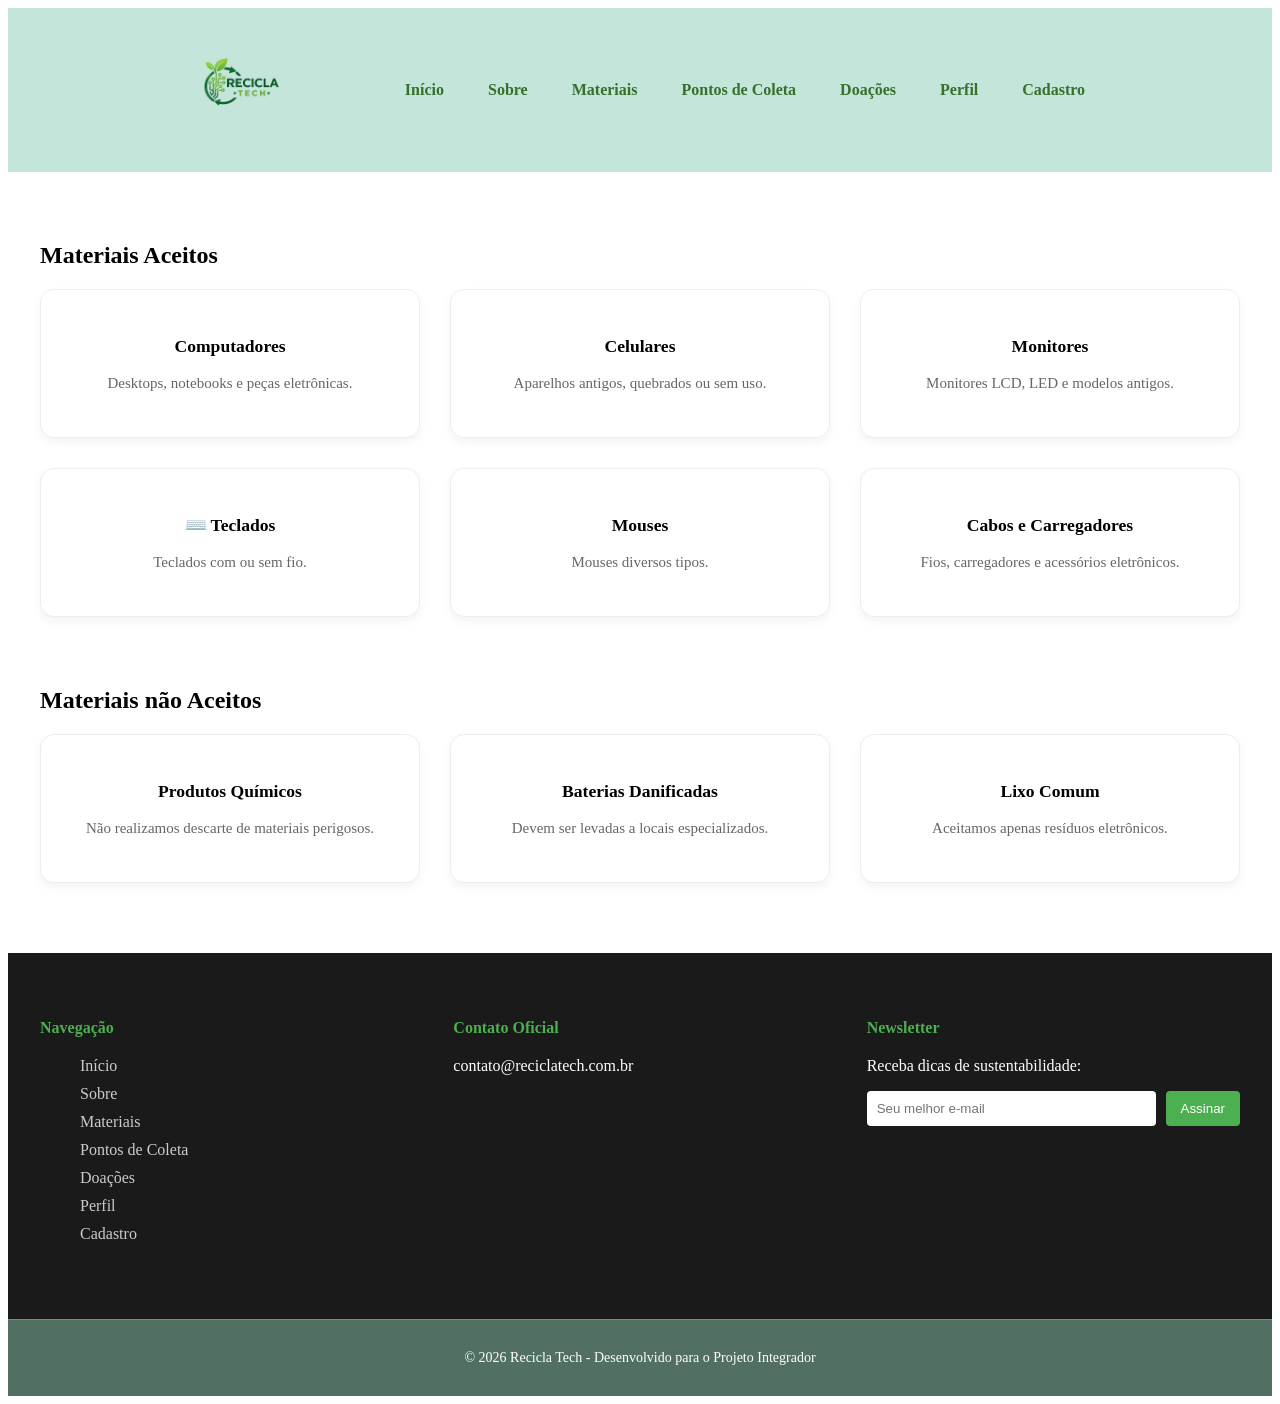
<file: materiais.html>
<!DOCTYPE html>
<html lang="pt-br">
<head>
    <meta charset="UTF-8">
    <meta name="viewport" content="width=device-width, initial-scale=1.0">
    <title>Recicla Tech</title>
    <link rel="stylesheet" href="./css/materiais.css">
</head>
<body>
    <header class="navbar">
    <div class="logo">
        <a href="../index.html">
            <img src="./Projeto Integrador/img/logo.png" class="logo-img" alt="Logo Recicla Tech">
        </a>
    </div>
    <nav>
        <ul class="nav-links">
            <li><a href="index.html">Início</a></li>
            <li><a href="sobre.html">Sobre</a></li>
            <li><a href="materiais.html">Materiais</a></li>
            <li><a href="pontos.html">Pontos de Coleta</a></li>
            <li><a href="doacoes.html">Doações</a></li>
            <li><a href="perfil.html">Perfil</a></li>
            <li><a href="cadastro.html">Cadastro</a></li>

        </ul>
    </nav>
</header>
<main class="container">
    <section class="container-section">
        <h2>Materiais Aceitos</h2>
        <div class="card-grid">
            <div class="card">
                <h3>Computadores</h3>
                <p>Desktops, notebooks e peças eletrônicas.</p>
            </div>
            <div class="card">
                <h3>Celulares</h3>
                <p>Aparelhos antigos, quebrados ou sem uso.</p>
            </div>
            <div class="card">
                <h3>Monitores</h3>
                <p>Monitores LCD, LED e modelos antigos.</p>
            </div>
            <div class="card">
                <h3>⌨️ Teclados</h3>
                <p>Teclados com ou sem fio.</p>
            </div>
            <div class="card">
                <h3>Mouses</h3>
                <p>Mouses diversos tipos.</p>
            </div>
            <div class="card">
                <h3>Cabos e Carregadores</h3>
                <p>Fios, carregadores e acessórios eletrônicos.</p>
            </div>
        </div>
    </section>
    <section class="container-section">
        <h2>Materiais não Aceitos</h2>
        <div class="card-grid">
            <div class="card">
                <h3>Produtos Químicos</h3>
                <p>Não realizamos descarte de materiais perigosos.</p>
            </div>
            <div class="card">
                <h3>Baterias Danificadas</h3>
                <p>Devem ser levadas a locais especializados.</p>
            </div>
            <div class="card">
                <h3>Lixo Comum</h3>
                <p>Aceitamos apenas resíduos eletrônicos.</p>
            </div>
        </div>
    </section>
    <footer class="rodape-completo">
        <div class="footer-container">
            <div class="footer-col">
                <h4>Navegação</h4>
                <ul>
                    <li><a href="index.html">Início</a></li>
            <li><a href="sobre.html">Sobre</a></li>
            <li><a href="materiais.html">Materiais</a></li>
            <li><a href="pontos.html">Pontos de Coleta</a></li>
            <li><a href="doacoes.html">Doações</a></li>
            <li><a href="perfil.html">Perfil</a></li>
            <li><a href="cadastro.html">Cadastro</a></li>
                </ul>
            </div>
        <div class="footer-col" id="contato">
            <h4>Contato Oficial</h4>
            <p>contato@reciclatech.com.br</p>
        </div>
        <div class="footer-col">
            <h4>Newsletter</h4>
            <p>Receba dicas de sustentabilidade:</p>
            <form class="newsletter-form">
                <input type="email" placeholder="Seu melhor e-mail">
                <button type="button">Assinar</button>
            </form>
        </div>
    </div>
    <div class="footer-bottom">
        <p>© 2026 Recicla Tech - Desenvolvido para o Projeto Integrador</p>
    </div>
</footer>
</body>
</html>
</file>
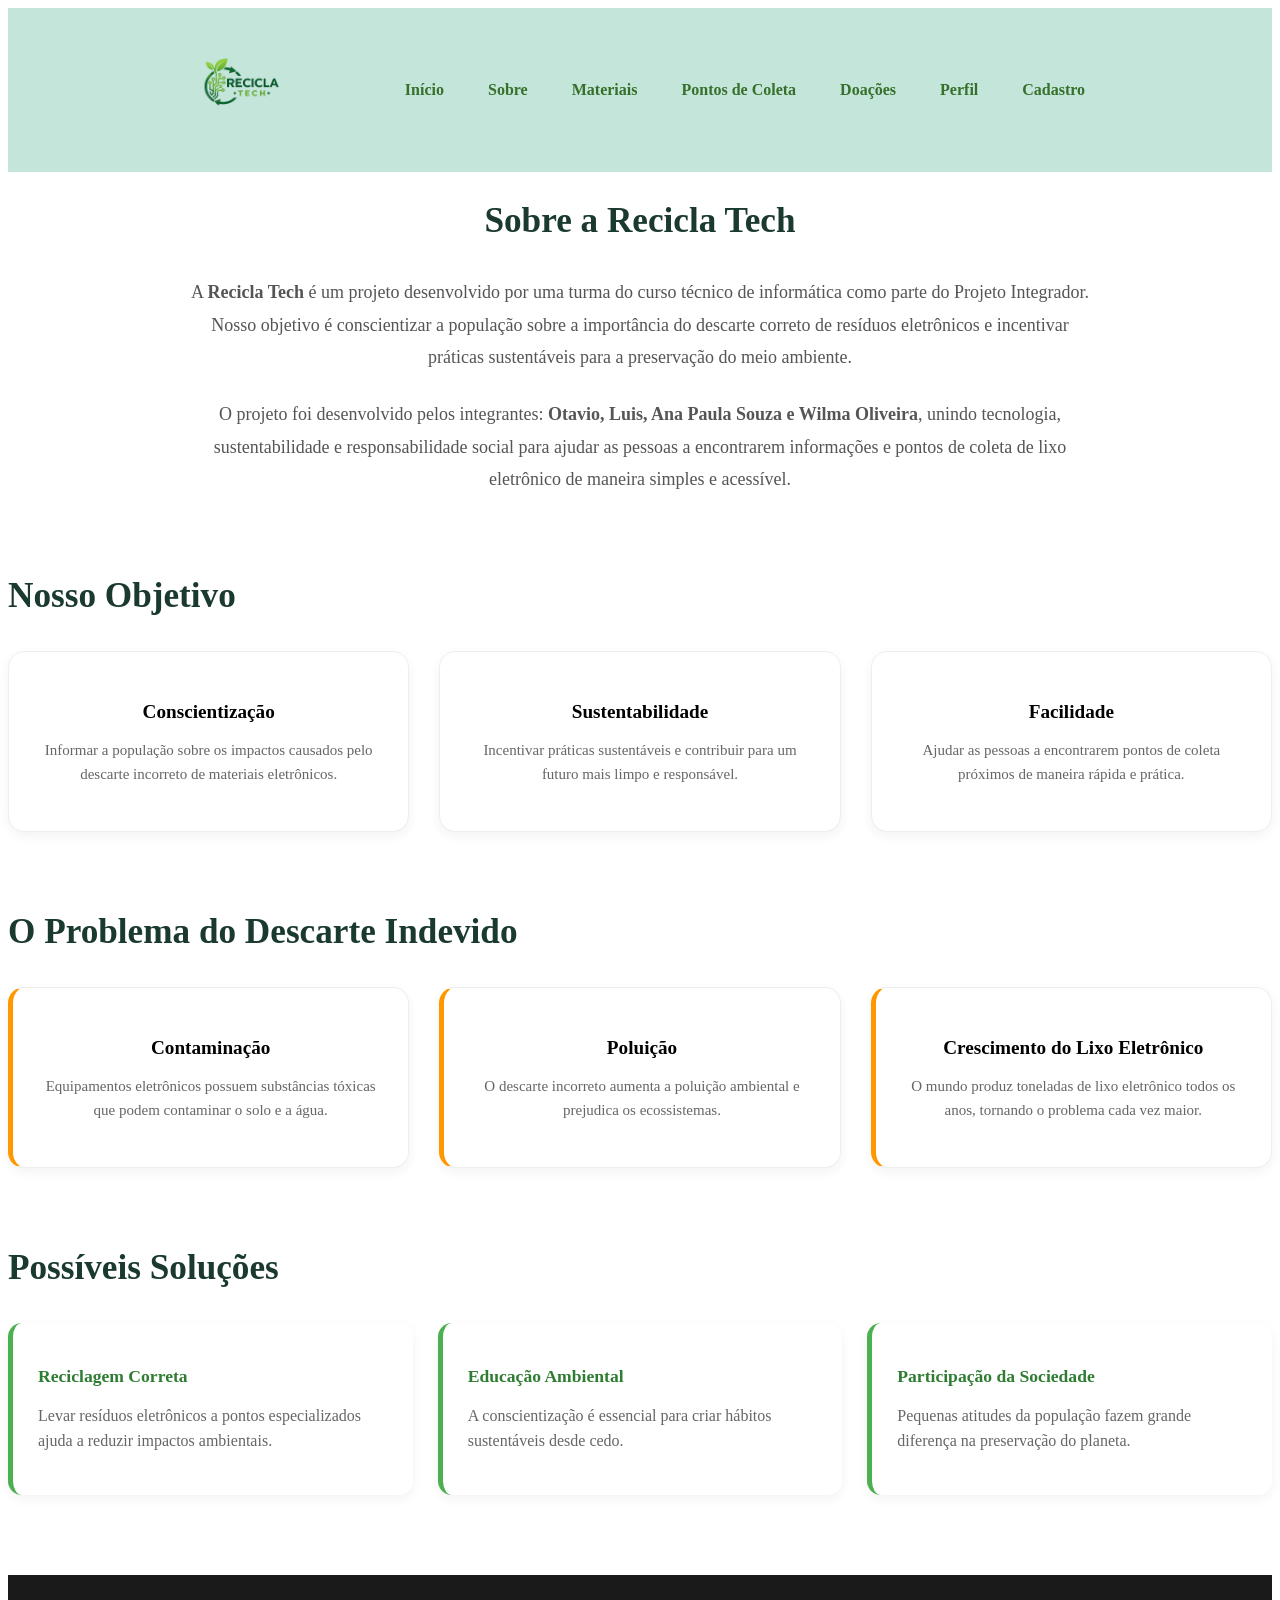
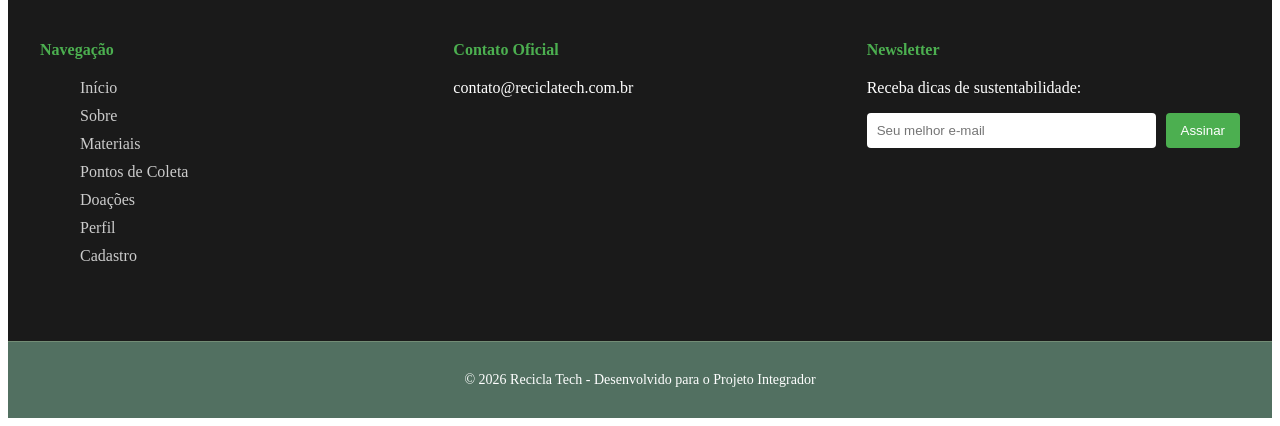
<file: sobre.html>
<!DOCTYPE html>
<html lang="pt-br">
<head>
    <meta charset="UTF-8">
    <meta name="viewport" content="width=device-width, initial-scale=1.0">
    <title>Recicla Tech</title>
    <link rel="stylesheet" href="./css/sobre.css">
</head>
<body>
    <header>
        <div class="logo">
            <a href="../index.html">
                <img src="./Projeto Integrador/img/logo.png" class="logo-img" alt="Logo Recicla Tech">
        </a>
    </div>
    <nav>
        <ul class="nav-links">
            <li><a href="index.html">Início</a></li>
            <li><a href="sobre.html">Sobre</a></li>
            <li><a href="materiais.html">Materiais</a></li>
            <li><a href="pontos.html">Pontos de Coleta</a></li>
            <li><a href="doacoes.html">Doações</a></li>
            <li><a href="perfil.html">Perfil</a></li>
            <li><a href="cadastro.html">Cadastro</a></li>
        </ul>
    </nav>
    </header>
    <main clas="container-section">
        <section class="sobre-intro">
    <h1 class="titulo-sessao">
        Sobre a Recicla Tech 
    </h1>
        <p class="texto-sobre">
        A <strong>Recicla Tech</strong> é um projeto desenvolvido por uma turma do curso
        técnico de informática como parte do Projeto Integrador. Nosso objetivo é conscientizar
        a população sobre a importância do descarte correto de resíduos eletrônicos e incentivar
        práticas sustentáveis para a preservação do meio ambiente.
        </p>

        <p class="texto-sobre">
        O projeto foi desenvolvido pelos integrantes:
        <strong> Otavio,  Luis,  Ana Paula Souza e Wilma Oliveira</strong>,
        unindo tecnologia, sustentabilidade e responsabilidade social para ajudar as pessoas
        a encontrarem informações e pontos de coleta de lixo eletrônico de maneira simples e acessível.
    </p>

</section>
        <section>
            <h2 class="titulo-sessao">
                Nosso Objetivo 
            </h2>
            <div class="card-grid">
                <div class="card">
                    <h3>Conscientização</h3>
                    <p>
                        Informar a população sobre os impactos causados pelo descarte incorreto
                        de materiais eletrônicos.
                    </p>
                </div>
                <div class="card">
                    <h3>Sustentabilidade</h3>
                    <p>
                        Incentivar práticas sustentáveis e contribuir para um futuro mais limpo
                        e responsável.
                    </p>
                </div>
                <div class="card">
                    <h3>Facilidade</h3>
                    <p>
                        Ajudar as pessoas a encontrarem pontos de coleta próximos de maneira rápida
                        e prática.
                    </p>
                </div>
            </div>
        </section>
        <section class="nao-aceitos">
            <h2 class="titulo-sessao">
                O Problema do Descarte Indevido 
            </h2>
            <div class="card-grid">
                <div class="card">
                    <h3>Contaminação</h3>
                    <p>
                        Equipamentos eletrônicos possuem substâncias tóxicas que podem contaminar
                        o solo e a água.
                    </p>
                </div>
                <div class="card">
                    <h3>Poluição</h3>

                    <p>
                        O descarte incorreto aumenta a poluição ambiental e prejudica os ecossistemas.
                    </p>
                </div>
                <div class="card">
                    <h3>Crescimento do Lixo Eletrônico</h3>
                    <p>
                        O mundo produz toneladas de lixo eletrônico todos os anos, tornando o problema
                        cada vez maior.
                    </p>
                </div>
            </div>
        </section>
        <section class="info-importante">
            <h2 class="titulo-sessao">
                Possíveis Soluções 
            </h2>
            <div class="info-grid">
                <div class="info-box">
                    <h3>Reciclagem Correta</h3>
                    <p>
                        Levar resíduos eletrônicos a pontos especializados ajuda a reduzir impactos ambientais.
                    </p>
                </div>
                <div class="info-box">
                    <h3>Educação Ambiental</h3>
                    <p>
                        A conscientização é essencial para criar hábitos sustentáveis desde cedo.
                    </p>
                </div>
                <div class="info-box">
                    <h3>Participação da Sociedade</h3>
                    <p>
                        Pequenas atitudes da população fazem grande diferença na preservação do planeta.
                    </p>
                </div>
            </div>
        </section>
    </main>
    <footer class="rodape-completo">
        <div class="footer-container">
            <div class="footer-col">
                <h4>Navegação</h4>
                <ul>
                    <li><a href="index.html">Início</a></li>
            <li><a href="sobre.html">Sobre</a></li>
            <li><a href="materiais.html">Materiais</a></li>
            <li><a href="pontos.html">Pontos de Coleta</a></li>
            <li><a href="doacoes.html">Doações</a></li>
            <li><a href="perfil.html">Perfil</a></li>
            <li><a href="cadastro.html">Cadastro</a></li>
                </ul>
            </div>
            <div class="footer-col">
                <h4>Contato Oficial</h4>
                <p>contato@reciclatech.com.br</p>
            </div>
            <div class="footer-col">
                <h4>Newsletter</h4>
                <p>Receba dicas de sustentabilidade:</p>
                <form class="newsletter-form">
                    <input type="email" placeholder="Seu melhor e-mail">
                    <button type="button">
                        Assinar
                    </button>
                </form>
            </div>
        </div>
        <div class="footer-bottom">
            <p>
                © 2026 Recicla Tech - Desenvolvido para o Projeto Integrador
            </p>
        </div>
    </footer>
</body>
</html>
</file>
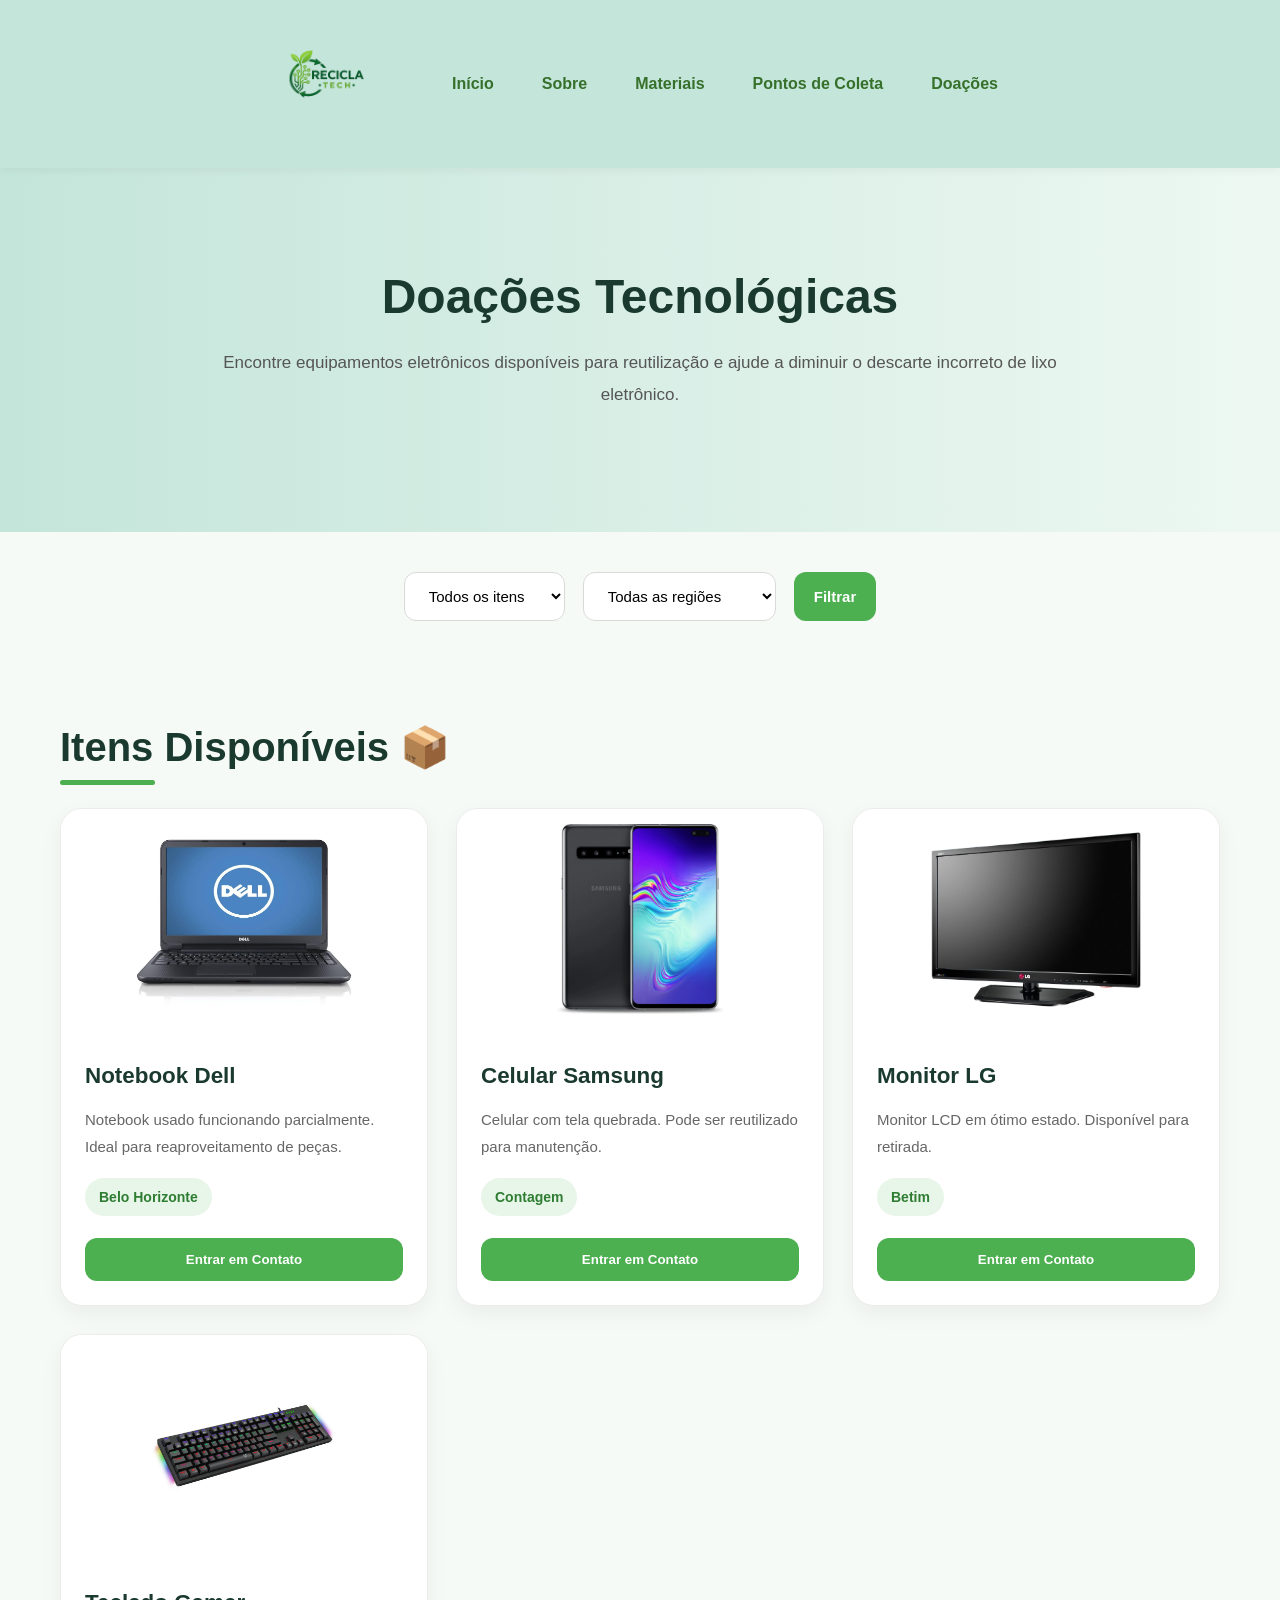
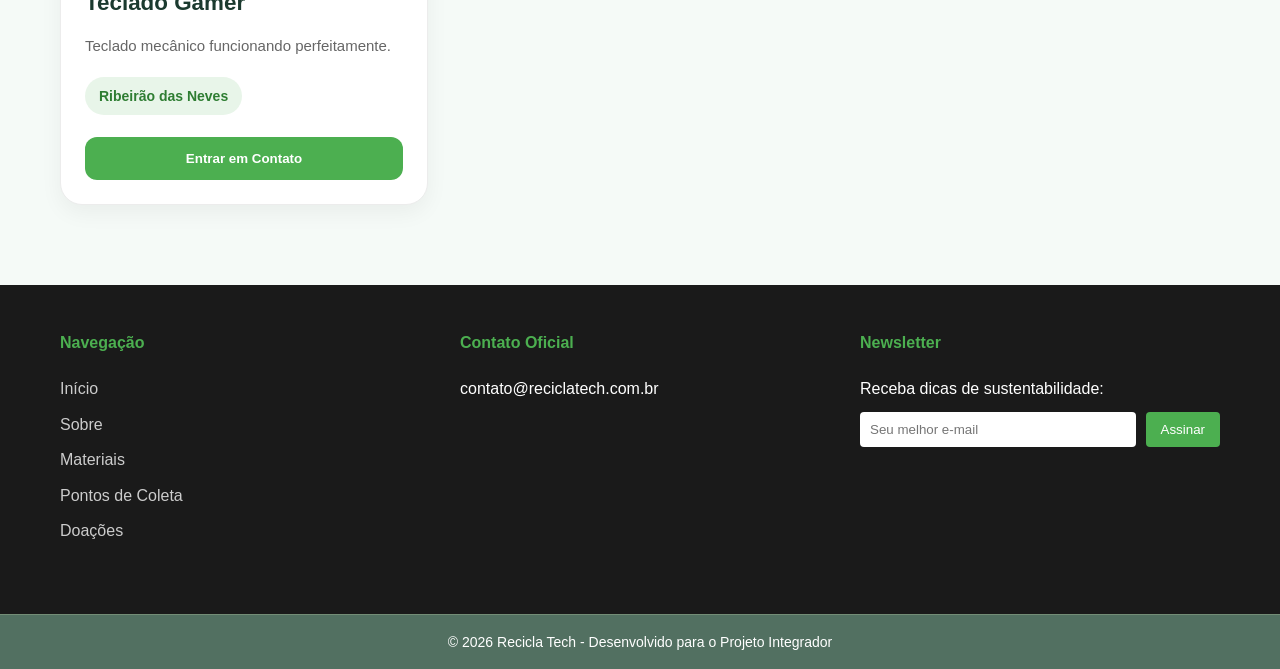
<file: html/doacaes.html>
<!DOCTYPE html>
<html lang="pt-br">
<head>
    <meta charset="UTF-8">
    <meta name="viewport" content="width=device-width, initial-scale=1.0">
    <title>Recicla Tech</title>
    <link rel="stylesheet" href="../css/doacoes.css">

</head>

<body>

    <header class="navbar">

        <div class="logo">
        <a href="index.html">
            <img src="../Projeto Integrador/img/logo.png" class="logo-img">
        </a>
    </div>

    <nav>
        <ul class="nav-links">
            <li><a href="../html/index.html">Início</a></li>
            <li><a href="../html/sobre.html">Sobre</a></li>
            <li><a href="../html/materiais.html">Materiais</a></li>
            <li><a href="../html/pontos.html">Pontos de Coleta</a></li>
            <li><a href="../html/doacaes.html">Doações</a></li>
        </ul>
    </nav>

    </header>

    <section class="hero-doacoes">

        <div class="hero-texto">

            <h1>Doações Tecnológicas</h1>

            <p>
                Encontre equipamentos eletrônicos disponíveis
                para reutilização e ajude a diminuir o descarte
                incorreto de lixo eletrônico.
            </p>

        </div>

    </section>

    <section class="filtros-doacao">

        <select id="filtro-material">

            <option value="todos">Todos os itens</option>
            <option value="computador">Computadores</option>
            <option value="celular">Celulares</option>
            <option value="monitor">Monitores</option>
            <option value="teclado">Teclados</option>

        </select>


        <select id="filtro-cidade">

            <option value="todas">Todas as regiões</option>
            <option value="bh">Belo Horizonte</option>
            <option value="contagem">Contagem</option>
            <option value="betim">Betim</option>
            <option value="neves">Ribeirão das Neves</option>

        </select>


        <button onclick="filtrarCards()">
            Filtrar
        </button>

    </section>


    <main class="container-section">

        <h2 class="titulo-sessao">
            Itens Disponíveis 📦
        </h2>


        <div class="card-grid">

            <div class="card-doacao computador bh">

                <img src="../Projeto Integrador/img/dell.jpeg">

                <div class="card-content">

                    <h3>Notebook Dell</h3>

                    <p>
                        Notebook usado funcionando parcialmente.
                        Ideal para reaproveitamento de peças.
                    </p>

                    <span class="localizacao">
                         Belo Horizonte
                    </span>

                    <button>
                        Entrar em Contato
                    </button>

                </div>

            </div>

            <div class="card-doacao celular contagem">

                <img src="../Projeto Integrador/img/celular.jpeg">

                <div class="card-content">

                    <h3>Celular Samsung</h3>

                    <p>
                        Celular com tela quebrada.
                        Pode ser reutilizado para manutenção.
                    </p>

                    <span class="localizacao">
                         Contagem
                    </span>

                    <button>
                        Entrar em Contato
                    </button>

                </div>

            </div>


            <div class="card-doacao monitor betim">

                <img src="../Projeto Integrador/img/lg.png">

                <div class="card-content">

                    <h3>Monitor LG</h3>

                    <p>
                        Monitor LCD em ótimo estado.
                        Disponível para retirada.
                    </p>

                    <span class="localizacao">
                         Betim
                    </span>

                    <button>
                        Entrar em Contato
                    </button>

                </div>

            </div>


            <div class="card-doacao teclado neves">

                <img src="../Projeto Integrador/img/teclado.jpeg">

                <div class="card-content">

                    <h3>Teclado Gamer</h3>

                    <p>
                        Teclado mecânico funcionando perfeitamente.
                    </p>

                    <span class="localizacao">
                         Ribeirão das Neves
                    </span>

                    <button>
                        Entrar em Contato
                    </button>

                </div>

            </div>

        </div>

    </main>

    <footer class="rodape-completo">

        <div class="footer-container">

            <div class="footer-col">

                <h4>Navegação</h4>

                <ul>

                    <li><a href="../html/index.html">Início</a></li>
                    <li><a href="../html/sobre.html">Sobre</a></li>
                    <li><a href="../html/materiais.html">Materiais</a></li>
                    <li><a href="../html/pontos.html">Pontos de Coleta</a></li>
                    <li><a href="../html/doacaes.html">Doações</a></li>

                </ul>

            </div>


            <div class="footer-col">

                <h4>Contato Oficial</h4>

                <p>
                    contato@reciclatech.com.br
                </p>

            </div>


            <div class="footer-col">

                <h4>Newsletter</h4>

                <p>
                    Receba dicas de sustentabilidade:
                </p>

                <form class="newsletter-form">

                    <input type="email"
                    placeholder="Seu melhor e-mail">

                    <button type="button">
                        Assinar
                    </button>

                </form>

            </div>

        </div>


        <div class="footer-bottom">

            <p>
                © 2026 Recicla Tech - Desenvolvido para o Projeto Integrador
            </p>

        </div>

    </footer>


    <!-- JAVASCRIPT -->
    <script>

        function filtrarCards() {

            const material =
                document.getElementById("filtro-material").value;

            const cidade =
                document.getElementById("filtro-cidade").value;

            const cards =
                document.querySelectorAll(".card-doacao");

            cards.forEach(card => {

                const materialOk =
                    material === "todos" ||
                    card.classList.contains(material);

                const cidadeOk =
                    cidade === "todas" ||
                    card.classList.contains(cidade);

                if (materialOk && cidadeOk) {

                    card.style.display = "block";

                } else {

                    card.style.display = "none";

                }

            });

        }

    </script>

</body>

</html>
</file>
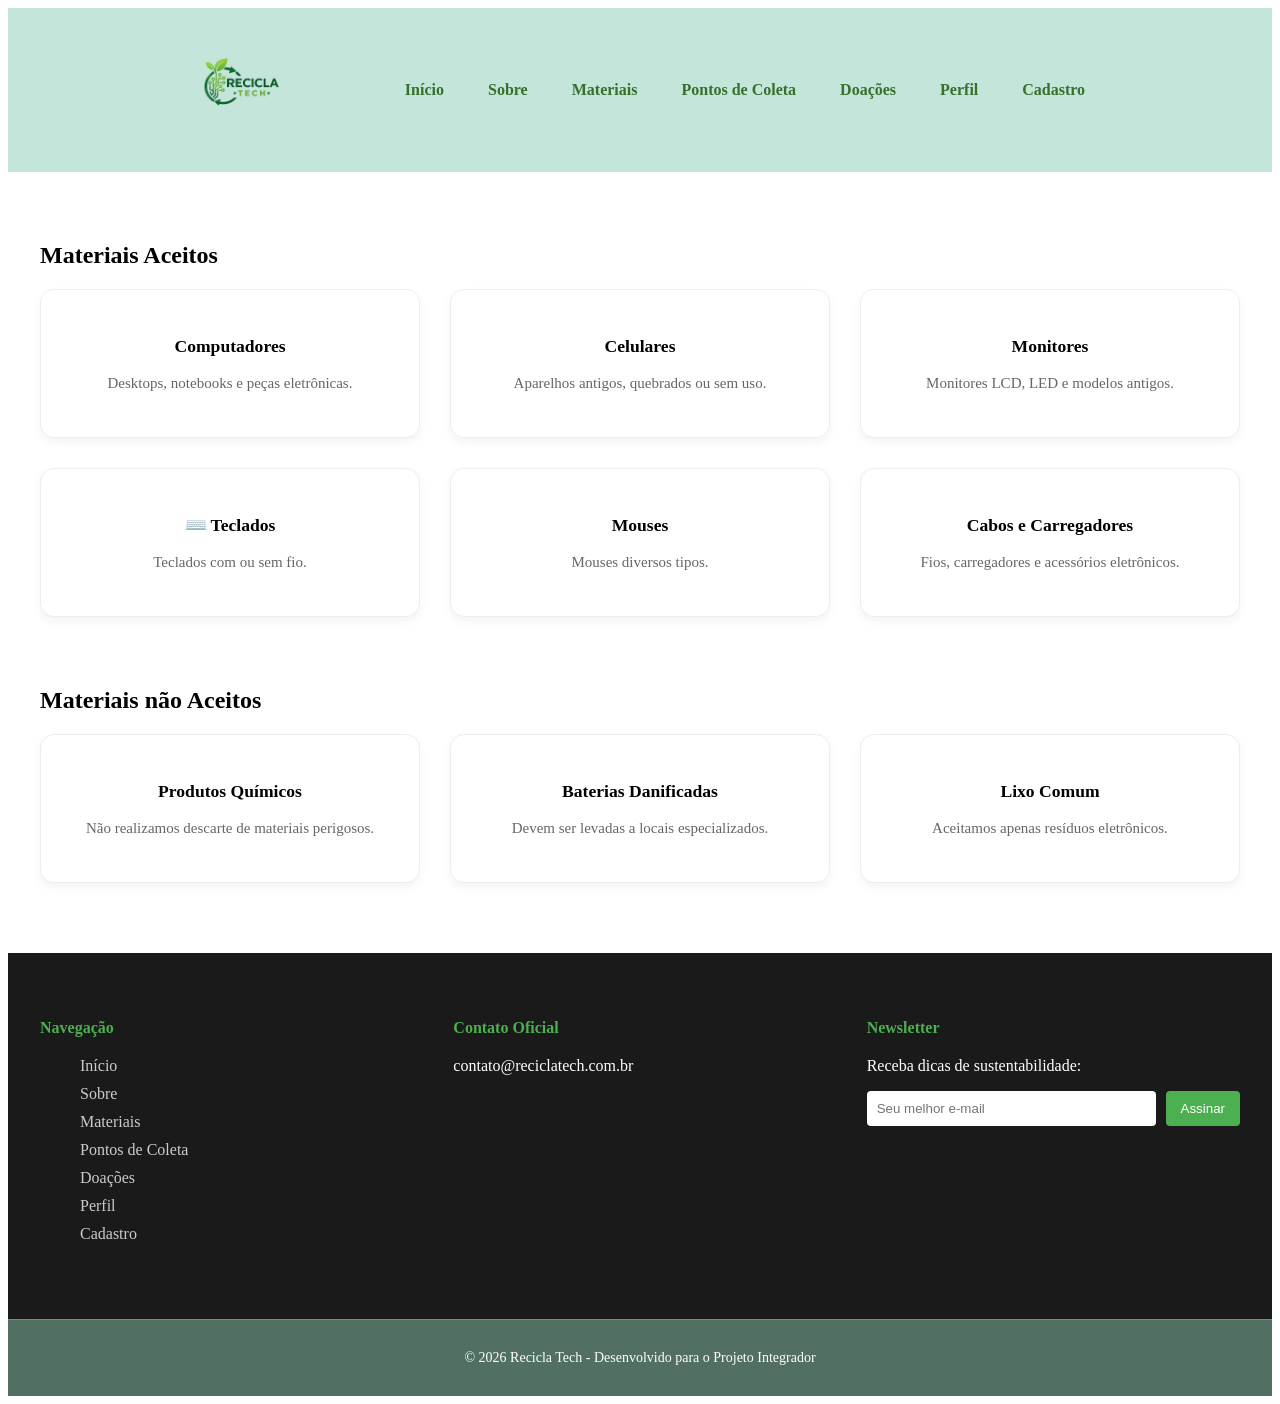
<file: html/materiais.html>
<!DOCTYPE html>
<html lang="pt-br">
<head>
    <meta charset="UTF-8">
    <meta name="viewport" content="width=device-width, initial-scale=1.0">
    <title>Recicla Tech</title>
    <link rel="stylesheet" href="../css/materiais.css">
</head>
<body>
    <header class="navbar">
    <div class="logo">
        <a href="index.html">
            <img src="../Projeto Integrador/img/logo.png" class="logo-img">
        </a>
    </div>
    <nav>
        <ul class="nav-links">
            <li><a href="../html/index.html">Início</a></li>
            <li><a href="../html/sobre.html">Sobre</a></li>
            <li><a href="../html/materiais.html">Materiais</a></li>
            <li><a href="../html/pontos.html">Pontos de Coleta</a></li>
            <li><a href="../html/doacaes.html">Doações</a></li>
            <li><a href="../html/perfil.html">Perfil</a></li>
            <li><a href="../html/cadastro.html">Cadastro</a></li>

        </ul>
    </nav>
</header>
<main class="container">
    <section class="container-section">
        <h2>Materiais Aceitos</h2>
        <div class="card-grid">
            <div class="card">
                <h3>Computadores</h3>
                <p>Desktops, notebooks e peças eletrônicas.</p>
            </div>
            <div class="card">
                <h3>Celulares</h3>
                <p>Aparelhos antigos, quebrados ou sem uso.</p>
            </div>
            <div class="card">
                <h3>Monitores</h3>
                <p>Monitores LCD, LED e modelos antigos.</p>
            </div>
            <div class="card">
                <h3>⌨️ Teclados</h3>
                <p>Teclados com ou sem fio.</p>
            </div>
            <div class="card">
                <h3>Mouses</h3>
                <p>Mouses diversos tipos.</p>
            </div>
            <div class="card">
                <h3>Cabos e Carregadores</h3>
                <p>Fios, carregadores e acessórios eletrônicos.</p>
            </div>
        </div>
    </section>
    <section class="container-section">
        <h2>Materiais não Aceitos</h2>
        <div class="card-grid">
            <div class="card">
                <h3>Produtos Químicos</h3>
                <p>Não realizamos descarte de materiais perigosos.</p>
            </div>
            <div class="card">
                <h3>Baterias Danificadas</h3>
                <p>Devem ser levadas a locais especializados.</p>
            </div>
            <div class="card">
                <h3>Lixo Comum</h3>
                <p>Aceitamos apenas resíduos eletrônicos.</p>
            </div>
        </div>
    </section>
    <footer class="rodape-completo">
        <div class="footer-container">
            <div class="footer-col">
                <h4>Navegação</h4>
                <ul>
                 <li><a href="../html/index.html">Início</a></li>
                <li><a href="../html/sobre.html">Sobre</a></li>
                <li><a href="../html/materiais.html">Materiais</a></li>
                <li><a href="../html/pontos.html">Pontos de Coleta</a></li>
                <li><a href="../html/doacoes.html">Doações</a></li>
                <li><a href="../html/perfil.html">Perfil</a></li>
                <li><a href="../html/cadastro.html">Cadastro</a></li>
                </ul>
            </div>
        <div class="footer-col" id="contato">
            <h4>Contato Oficial</h4>
            <p>contato@reciclatech.com.br</p>
        </div>
        <div class="footer-col">
            <h4>Newsletter</h4>
            <p>Receba dicas de sustentabilidade:</p>
            <form class="newsletter-form">
                <input type="email" placeholder="Seu melhor e-mail">
                <button type="button">Assinar</button>
            </form>
        </div>
    </div>
    <div class="footer-bottom">
        <p>© 2026 Recicla Tech - Desenvolvido para o Projeto Integrador</p>
    </div>
</footer>
</body>
</html>
</file>
<file: css/materiais.css>
header {
    display: flex;
    justify-content: center;
    align-items: center;
    gap: 50px;

    padding: 20px 5%;

    background-color: #c4e5da;

    position: sticky;
    top: 0;
    z-index: 1000;
}

.logo {
    display: flex;
    align-items: center;
}

.logo-img {
    height: 120px;
    width: auto;
}

.nav-links {
    display: flex;
    list-style: none;
    gap: 20px;
}

.nav-links li a {
    text-decoration: none;
    color: #36702b;
    font-weight: 600;

    padding: 8px 12px;

    border-radius: 6px;

    transition: 0.3s;
}

.nav-links li a:hover {
    background-color: #66bb6a;
    color: white;
}


.container-section {
    max-width: 1200px;
    margin: 70px auto;
    padding: 0 20px;
}


section {
    margin-bottom: 70px;
}

.titulo-sessao {
    font-size: 2rem;
    font-weight: 700;
    color: #000;
    margin-bottom: 35px;
}


.card-grid {
    display: grid;
    grid-template-columns: repeat(3, 1fr);
    gap: 30px;
}

.card {
    background: #ffffff;

    border-radius: 14px;

    padding: 28px 20px;

    text-align: center;

    border: 1px solid #eeeeee;

    box-shadow: 0 4px 10px rgba(0,0,0,0.05);

    transition: 0.3s;
}

.card:hover {
    transform: translateY(-5px);

    box-shadow: 0 8px 18px rgba(0,0,0,0.08);
}


.card h3 {
    font-size: 1.1rem;
    color: #000;
    margin-bottom: 12px;
}


.card p {
    color: #666;
    font-size: 15px;
    line-height: 1.5;
}

.nao-aceitos .card {
    border-left: 4px solid #ff9800;
}

.rodape-completo{
    background-color: #1a1a1a;

    color: #ffffff;

    padding: 45px 0 0;

    width: 100%;

    margin-top: 50px;
}

.footer-container{
    display: grid;

    grid-template-columns: repeat(3, 1fr);

    gap: 40px;

    max-width: 1200px;

    margin: 0 auto;

    padding: 0 20px 35px;

    width: 100%;
}

.footer-col h3,
.footer-col h4{
    color: #4CAF50;

    margin-bottom: 20px;
}

.footer-col ul{
    list-style: none;
}

.footer-col ul li{
    margin-bottom: 10px;
}

.footer-col a{
    color: #ccc;

    text-decoration: none;

    transition: 0.3s;
}

.footer-col a:hover{
    color: #4CAF50;

    padding-left: 5px;
}

.newsletter-form{
    display: flex;

    gap: 10px;

    margin-top: 10px;
}

.newsletter-form input{
    padding: 10px;

    border: none;

    border-radius: 4px;

    width: 100%;
}

.newsletter-form button{
    background-color: #4CAF50;

    color: #fff;

    border: none;

    padding: 10px 15px;

    border-radius: 4px;

    cursor: pointer;
}

.footer-bottom{
    background-color: #527061;

    color: #ffffff;

    text-align: center;

    font-size: 14px;

    margin-top: 25px;

    padding: 16px 20px;

    border-top: 1px solid #738d76;
}

.titulo-pagina{
    text-align: center;

    padding: 40px 20px;

    background-color: #ffffff;
}

.busca{
    display: flex;

    justify-content: center;

    gap: 10px;

    padding: 30px 20px;

    flex-wrap: wrap;
}

.busca input,
.busca select{
    padding: 10px;

    border-radius: 6px;

    border: 1px solid #ccc;
}

.busca button{
    background-color: #4CAF50;

    color: white;

    border: none;

    padding: 10px 20px;

    border-radius: 6px;

    cursor: pointer;
}

.mapa-container{
    padding: 20px;
}

#mapa{
    height: 500px;

    border-radius: 10px;

    border: 1px solid #ddd;
}

@media (max-width: 768px){

    header{
        flex-direction: column;

        gap: 15px;
    }

    .nav-links{
        flex-direction: column;

        align-items: center;
    }

    .footer-container{
        grid-template-columns: 1fr;

        text-align: center;
    }

    .newsletter-form{
        flex-direction: column;

        align-items: center;
    }

    .newsletter-form input,
    .newsletter-form button{
        max-width: 300px;

        width: 100%;
    }

    #mapa{
        height: 400px;
    }

    .busca{
        flex-direction: column;

        align-items: center;
    }

    .busca input,
    .busca select,
    .busca button{
        width: 100%;

        max-width: 300px;
    }

    .card-grid{
        grid-template-columns: 1fr;
    }
}
</file>
<file: css/sobre.css>
header {
    display: flex;
    justify-content: center;
    align-items: center;
    gap: 50px;

    padding: 20px 5%;

    background-color: #c4e5da;

    position: sticky;
    top: 0;
    z-index: 1000;
}

.logo {
    display: flex;
    align-items: center;
}

.logo-img {
    height: 120px;
    width: auto;
}

.nav-links {
    display: flex;
    list-style: none;
    gap: 20px;
}

.nav-links li a {
    text-decoration: none;
    color: #36702b;
    font-weight: 600;

    padding: 8px 12px;

    border-radius: 6px;

    transition: 0.3s;
}

.nav-links li a:hover {
    background-color: #66bb6a;
    color: white;
}


.container-section {
    max-width: 1200px;
    margin: 70px auto;
    padding: 0 20px;
}

section {
    margin-bottom: 80px;
}

.sobre-intro {
    text-align: center;
}

.texto-sobre {
    max-width: 900px;

    margin: 25px auto 0;

    font-size: 18px;

    line-height: 1.8;

    color: #555;
}

.titulo-sessao {
    font-size: 2.2rem;

    font-weight: 700;

    color: #1b3a2f;

    margin-bottom: 35px;
}

.card-grid {
    display: grid;

    grid-template-columns: repeat(3, 1fr);

    gap: 30px;
}

.card {
    background: #ffffff;

    border-radius: 16px;

    padding: 30px 25px;

    text-align: center;

    border: 1px solid #eeeeee;

    box-shadow: 0 4px 12px rgba(0,0,0,0.05);

    transition: 0.3s;
}

.card:hover {
    transform: translateY(-6px);

    box-shadow: 0 8px 18px rgba(0,0,0,0.08);
}

.card h3 {
    font-size: 1.2rem;

    color: #000;

    margin-bottom: 15px;
}

.card p {
    color: #666;

    line-height: 1.6;

    font-size: 15px;
}

.nao-aceitos .card {
    border-left: 5px solid #ff9800;
}


.info-grid {
    display: grid;

    grid-template-columns: repeat(3, 1fr);

    gap: 25px;
}

.info-box {
    background: #ffffff;

    padding: 25px;

    border-radius: 14px;

    border-left: 5px solid #4CAF50;

    box-shadow: 0 4px 12px rgba(0,0,0,0.05);

    transition: 0.3s;
}

.info-box:hover {
    transform: translateY(-5px);
}

.info-box h3 {
    color: #2e7d32;

    margin-bottom: 12px;

    font-size: 1.1rem;
}

.info-box p {
    color: #666;

    line-height: 1.6;
}


.rodape-completo{
    background-color: #1a1a1a;

    color: #ffffff;

    padding: 45px 0 0;

    width: 100%;

    margin-top: 50px;
}

.footer-container{
    display: grid;

    grid-template-columns: repeat(3, 1fr);

    gap: 40px;

    max-width: 1200px;

    margin: 0 auto;

    padding: 0 20px 35px;

    width: 100%;
}

.footer-col h3,
.footer-col h4{
    color: #4CAF50;

    margin-bottom: 20px;
}

.footer-col ul{
    list-style: none;
}

.footer-col ul li{
    margin-bottom: 10px;
}

.footer-col a{
    color: #ccc;

    text-decoration: none;

    transition: 0.3s;
}

.footer-col a:hover{
    color: #4CAF50;

    padding-left: 5px;
}

.newsletter-form{
    display: flex;

    gap: 10px;

    margin-top: 10px;
}

.newsletter-form input{
    padding: 10px;

    border: none;

    border-radius: 4px;

    width: 100%;
}

.newsletter-form button{
    background-color: #4CAF50;

    color: #fff;

    border: none;

    padding: 10px 15px;

    border-radius: 4px;

    cursor: pointer;
}

.footer-bottom{
    background-color: #527061;

    color: #ffffff;

    text-align: center;

    font-size: 14px;

    margin-top: 25px;

    padding: 16px 20px;

    border-top: 1px solid #738d76;
}

.titulo-pagina{
    text-align: center;

    padding: 40px 20px;

    background-color: #ffffff;
}

.busca{
    display: flex;

    justify-content: center;

    gap: 10px;

    padding: 30px 20px;

    flex-wrap: wrap;
}

.busca input,
.busca select{
    padding: 10px;

    border-radius: 6px;

    border: 1px solid #ccc;
}

.busca button{
    background-color: #4CAF50;

    color: white;

    border: none;

    padding: 10px 20px;

    border-radius: 6px;

    cursor: pointer;
}

.mapa-container{
    padding: 20px;
}

#mapa{
    height: 500px;

    border-radius: 10px;

    border: 1px solid #ddd;
}

@media (max-width: 768px){

    header{
        flex-direction: column;

        gap: 15px;
    }

    .nav-links{
        flex-direction: column;

        align-items: center;
    }

    .footer-container{
        grid-template-columns: 1fr;

        text-align: center;
    }

    .newsletter-form{
        flex-direction: column;

        align-items: center;
    }

    .newsletter-form input,
    .newsletter-form button{
        max-width: 300px;

        width: 100%;
    }

    #mapa{
        height: 400px;
    }

    .busca{
        flex-direction: column;

        align-items: center;
    }

    .busca input,
    .busca select,
    .busca button{
        width: 100%;

        max-width: 300px;
    }

    .card-grid{
        grid-template-columns: 1fr;
    }
}
</file>
<file: css/doacoes.css>
*{
    margin: 0;
    padding: 0;
    box-sizing: border-box;
}

/* =========================
   BODY
========================= */

body{
    font-family: Arial, Helvetica, sans-serif;

    background-color: #f5faf7;

    color: #333;

    line-height: 1.6;
}

/* =========================
   HEADER
========================= */

header{
    display: flex;

    justify-content: center;
    align-items: center;

    gap: 50px;

    padding: 20px 5%;

    background-color: #c4e5da;

    position: sticky;

    top: 0;

    z-index: 1000;

    box-shadow: 0 2px 10px rgba(0,0,0,0.05);
}

.logo{
    display: flex;

    align-items: center;
}

.logo-img{
    height: 120px;

    width: auto;
}

.nav-links{
    display: flex;

    list-style: none;

    gap: 20px;
}

.nav-links li a{
    text-decoration: none;

    color: #36702b;

    font-weight: 600;

    padding: 10px 14px;

    border-radius: 8px;

    transition: 0.3s;
}

.nav-links li a:hover{
    background-color: #66bb6a;

    color: white;
}

.hero-doacoes{
    background: linear-gradient(to right, #c4e5da, #edf8f2);

    padding: 100px 20px 90px;

    text-align: center;
}

.hero-texto{
    max-width: 850px;

    margin: auto;
}

.hero-texto h1{
    font-size: 3rem;

    color: #1b3a2f;

    margin-bottom: 22px;

    line-height: 1.2;
}

.hero-texto p{
    color: #555;

    line-height: 1.9;

    font-size: 17px;

    margin-bottom: 30px;
}

.btn-hero{
    display: inline-block;

    background-color: #4CAF50;

    color: white;

    padding: 14px 30px;

    border-radius: 12px;

    text-decoration: none;

    font-weight: bold;

    transition: 0.3s;
}

.btn-hero:hover{
    background-color: #388e3c;

    transform: translateY(-3px);
}


.filtros-doacao{
    display: flex;

    justify-content: center;

    gap: 18px;

    padding: 40px 20px;

    flex-wrap: wrap;
}

.filtros-doacao select,
.filtros-doacao button{
    padding: 14px 20px;

    border-radius: 12px;

    border: 1px solid #d9d9d9;

    background: white;

    font-size: 15px;

    transition: 0.3s;
}

.filtros-doacao select:focus{
    outline: none;

    border-color: #4CAF50;
}

.filtros-doacao button{
    background-color: #4CAF50;

    color: white;

    cursor: pointer;

    border: none;

    font-weight: 600;
}

.filtros-doacao button:hover{
    background-color: #43a047;
}

/* =========================
   FORMULÁRIO
========================= */

.form-doacao{
    padding: 40px 20px 20px;
}

.form-container{
    max-width: 900px;

    margin: auto;

    background: white;

    padding: 40px;

    border-radius: 22px;

    box-shadow: 0 8px 22px rgba(0,0,0,0.05);
}

.form-container h2{
    color: #1b3a2f;

    font-size: 2.2rem;

    margin-bottom: 15px;
}

.form-container p{
    color: #666;

    margin-bottom: 35px;

    line-height: 1.8;
}

.form-grid{
    display: grid;

    grid-template-columns: repeat(2, 1fr);

    gap: 20px;
}

.input-group{
    display: flex;

    flex-direction: column;

    margin-bottom: 20px;
}

.input-group label{
    margin-bottom: 10px;

    color: #2e7d32;

    font-weight: bold;
}

.input-group input,
.input-group select,
.input-group textarea{
    padding: 14px;

    border-radius: 12px;

    border: 1px solid #d9d9d9;

    outline: none;

    font-size: 15px;

    transition: 0.3s;
}

.input-group textarea{
    min-height: 130px;

    resize: vertical;
}

.input-group input:focus,
.input-group select:focus,
.input-group textarea:focus{
    border-color: #4CAF50;

    box-shadow: 0 0 8px rgba(76,175,80,0.2);
}

.btn-doar{
    width: 100%;

    padding: 16px;

    border: none;

    border-radius: 14px;

    background-color: #4CAF50;

    color: white;

    font-size: 16px;

    font-weight: bold;

    cursor: pointer;

    transition: 0.3s;
}

.btn-doar:hover{
    background-color: #388e3c;

    transform: translateY(-2px);
}

/* =========================
   CARDS
========================= */

.container-section{
    max-width: 1200px;

    margin: 60px auto;

    padding: 0 20px;
}

.titulo-sessao{
    font-size: 2.5rem;

    color: #1b3a2f;

    margin-bottom: 35px;

    position: relative;

    line-height: 1.3;
}

.titulo-sessao::after{
    content: "";

    width: 95px;

    height: 5px;

    background-color: #4CAF50;

    position: absolute;

    left: 0;
    bottom: -12px;

    border-radius: 20px;
}

.card-grid{
    display: grid;

    grid-template-columns: repeat(3, 1fr);

    gap: 28px;
}

.card-doacao{
    background: white;

    border-radius: 22px;

    overflow: hidden;

    border: 1px solid #ececec;

    box-shadow: 0 8px 22px rgba(0,0,0,0.05);

    transition: all 0.3s ease;
}

.card-doacao:hover{
    transform: translateY(-8px);

    box-shadow: 0 14px 30px rgba(0,0,0,0.08);
}

.card-doacao img{
    width: 100%;

    height: 220px;

    object-fit: contain;

    background-color: #fff;

    padding: 15px;
}

.card-content{
    padding: 24px;
}

.card-content h3{
    color: #1b3a2f;

    margin-bottom: 14px;

    font-size: 1.4rem;

    line-height: 1.4;
}

.card-content p{
    color: #666;

    line-height: 1.8;

    margin-bottom: 18px;

    font-size: 15px;
}

.localizacao{
    display: inline-block;

    background-color: #e8f5e9;

    padding: 8px 14px;

    border-radius: 20px;

    margin-bottom: 22px;

    color: #2e7d32;

    font-weight: 600;

    font-size: 14px;
}

.card-content button{
    width: 100%;

    padding: 14px;

    border: none;

    border-radius: 12px;

    background-color: #4CAF50;

    color: white;

    font-weight: 600;

    cursor: pointer;

    transition: 0.3s;
}

.card-content button:hover{
    background-color: #388e3c;
}

/* =========================
   FOOTER
========================= */

.rodape-completo{
    background-color: #1a1a1a;

    color: #ffffff;

    padding: 45px 0 0;

    width: 100%;

    margin-top: 80px;
}

.footer-container{
    display: grid;

    grid-template-columns: repeat(3, 1fr);

    gap: 40px;

    max-width: 1200px;

    margin: 0 auto;

    padding: 0 20px 35px;

    width: 100%;
}

.footer-col h4{
    color: #4CAF50;

    margin-bottom: 20px;
}

.footer-col ul{
    list-style: none;
}

.footer-col ul li{
    margin-bottom: 10px;
}

.footer-col a{
    color: #ccc;

    text-decoration: none;

    transition: 0.3s;
}

.footer-col a:hover{
    color: #4CAF50;

    padding-left: 5px;
}

.newsletter-form{
    display: flex;

    gap: 10px;

    margin-top: 10px;
}

.newsletter-form input{
    padding: 10px;

    border: none;

    border-radius: 4px;

    width: 100%;
}

.newsletter-form button{
    background-color: #4CAF50;

    color: #fff;

    border: none;

    padding: 10px 15px;

    border-radius: 4px;

    cursor: pointer;
}

.footer-bottom{
    background-color: #527061;

    color: #ffffff;

    text-align: center;

    font-size: 14px;

    margin-top: 25px;

    padding: 16px 20px;

    border-top: 1px solid #738d76;
}

/* =========================
   RESPONSIVO
========================= */

@media (max-width: 992px){

    .card-grid{
        grid-template-columns: repeat(2, 1fr);
    }

    .form-grid{
        grid-template-columns: 1fr;
    }
}

@media (max-width: 768px){

    header{
        flex-direction: column;

        gap: 15px;
    }

    .nav-links{
        flex-direction: column;

        align-items: center;
    }

    .hero-texto h1{
        font-size: 2.3rem;
    }

    .card-grid{
        grid-template-columns: 1fr;
    }

    .filtros-doacao{
        flex-direction: column;

        align-items: center;
    }

    .filtros-doacao select,
    .filtros-doacao button{
        width: 100%;

        max-width: 320px;
    }

    .footer-container{
        grid-template-columns: 1fr;

        text-align: center;
    }

    .newsletter-form{
        flex-direction: column;
    }

    .newsletter-form input,
    .newsletter-form button{
        width: 100%;
    }

    .form-container{
        padding: 30px 20px;
    }
}
</file>
